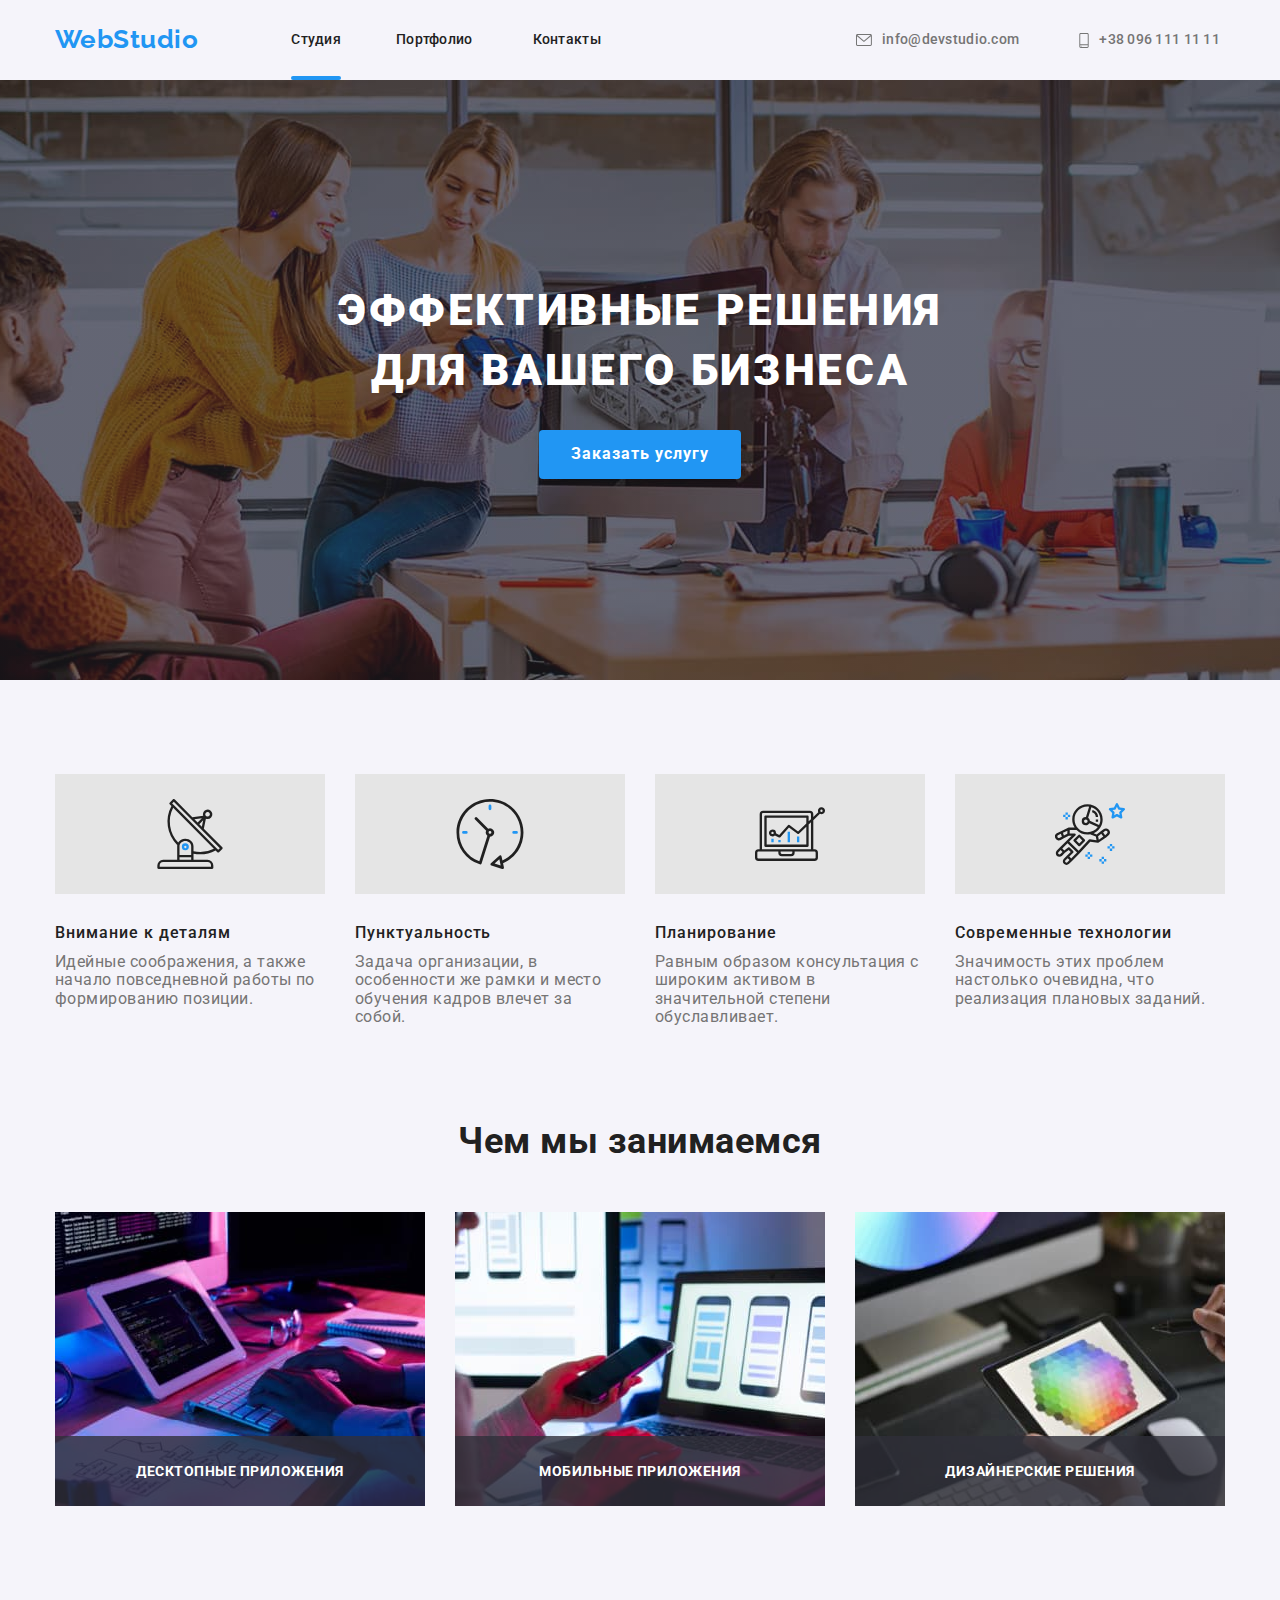
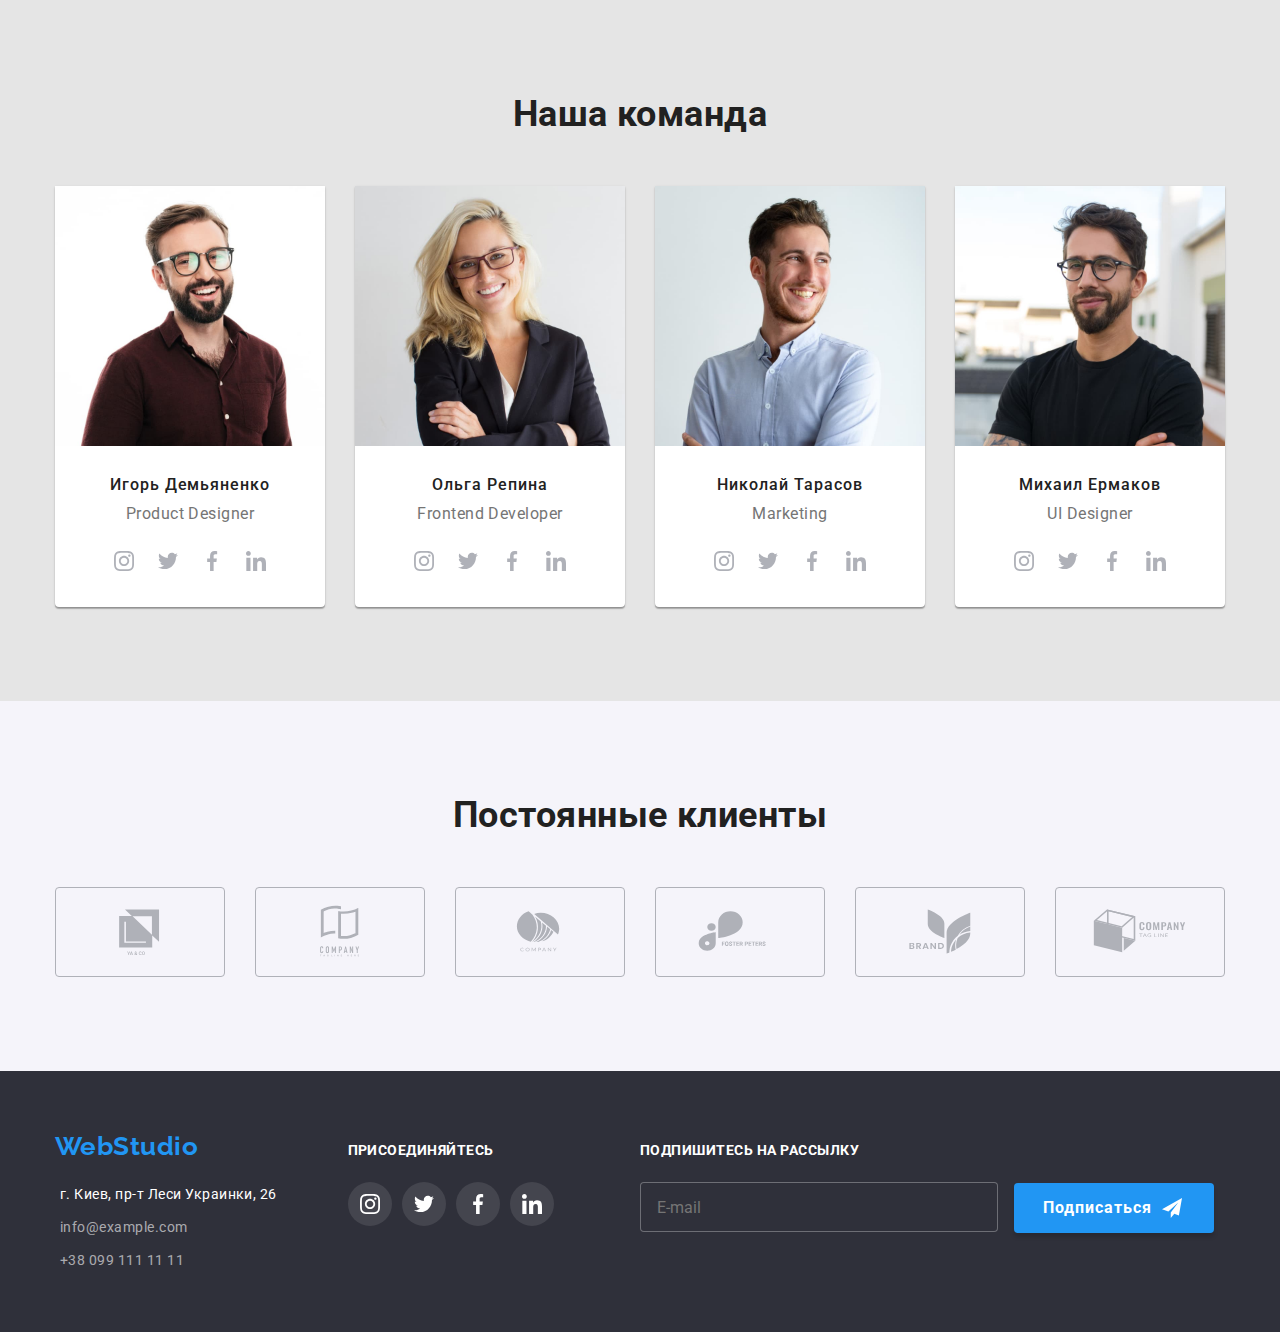
<file: index.html>
<!DOCTYPE html>
<html lang="ru">
  <head>
    <meta charset="utf-8" />
    <meta name="viewport" content="width=device-width, initial-scale=1.0" />
    <title>WebStudio</title>
    <link
      href="https://fonts.googleapis.com/css2?family=Raleway:wght@700&family=Roboto:wght@400;500;700;900&display=swap"
      rel="stylesheet"
    />
    <link
      rel="stylesheet"
      href="https://cdnjs.cloudflare.com/ajax/libs/modern-normalize/1.1.0/modern-normalize.min.css"
    />
    <link rel="stylesheet" href="./css/main.min.css" />
    <link rel="stylesheet" href="./js/modal.js" />
  </head>

  <body>
    <!-- шапка -->
    <header>
      <nav class="container">
        <a href="./index.html" aria-label="Лого" class="logo">WebStudio</a>
        <ul class="navigation">
          <li class="navigation__item">
            <a
              href="./index.html"
              aria-label="Страница Студия"
              class="navigation__link"
              >Студия</a
            >
          </li>
          <li class="navigation__item">
            <a href="./portfolio.html" aria-label="Страница Портфолио"
              >Портфолио</a
            >
          </li>
          <li class="navigation__item">
            <a href="#" aria-label="Страница Контакты">Контакты</a>
          </li>
        </ul>

        <ul class="contact">
          <li class="contact__item">
            <a
              class="contact__link"
              href="mailto:info@devstudio.com"
              aria-label="Ссылка на почту"
            >
              <svg class="mail" width="16px" height="12px">
                <use href="./images/symbol-defs.svg#icon-envelope"></use>
              </svg>
              info@devstudio.com
            </a>
          </li>
          <li class="contact__item">
            <a
              href="tel:+380961111111"
              aria-label="Ссылка на номер телефона"
              class="contact__link"
            >
              <svg class="mail" width="10px" height="15px">
                <use href="./images/symbol-defs.svg#icon-smartphone"></use>
              </svg>
              +38 096 111 11 11
            </a>
          </li>
        </ul>
      </nav>
    </header>

    <!-- герой -->
    <main>
      <section class="page-hero">
        <div class="overlay">
          <h1 class="hero__title">
            Эффективные решения <br />
            для вашего бизнеса
          </h1>
          <button
            type="button"
            aria-label="Заказать услугу"
            class="hero__button"
            data-modal-open
          >
            Заказать услугу
          </button>
        </div>

        <div class="backdrop is-hidden" data-modal>
          <div class="modal">
            <button type="button" class="modal__button" data-modal-close>
              <svg width="11px" height="11px">
                <use href="/images/symbol-defs.svg#icon-close"></use>
              </svg>
            </button>
            <form class="page-form">
              <h4 class="form__title">
                Оставьте свои данные, мы вам перезвоним
              </h4>
              <div class="form__field">
                <label for="user-name" class="form__label">Имя</label>
                <input
                  class="form__input"
                  type="text"
                  name="user-name"
                  id="user-name"
                />

                <svg class="form__icon" width="12px" height="12px">
                  <use href="/images/symbol-defs.svg#icon-human"></use>
                </svg>
              </div>
              <div class="form__field">
                <label for="telephone" class="form__label">Телефон</label>

                <input
                  class="form__input"
                  type="text"
                  name="telephone"
                  id="telephone"
                />
                <svg class="form__icon" width="12px" height="12px">
                  <use href="/images/symbol-defs.svg#icon-tel"></use>
                </svg>
              </div>
              <div class="form__field">
                <label for="email" class="form__label">Почта</label>
                <input
                  class="form__input"
                  type="text"
                  name="email"
                  id="email"
                />
                <svg class="form__icon" width="12px" height="12px">
                  <use href="/images/symbol-defs.svg#icon-pochta"></use>
                </svg>
              </div>
              <div class="form__field">
                <label class="form__label" for="comment">Коментарии</label>
                <textarea
                  class="form__comment"
                  name="comment"
                  id="comment"
                  placeholder="Введите текст"
                ></textarea>
              </div>

              <div class="page-checkbox">
                <label class="checkbox__label">
                  <input
                    class="checkbox"
                    type="checkbox"
                    name="topic"
                    value=""
                  />
                  <span class="checkbox__icon"></span>
                  Соглашаюсь с рассылкой и принимаю
                  <a href="#" class="checkbox__link">Условия договора</a></label
                >
              </div>

              <button type="submit" class="hero__button">Отправить</button>
            </form>
          </div>
        </div>
      </section>

      <!-- Преимущества -->
      <section class="page-benefits">
        <div class="container">
          <ul class="benefits">
            <li class="details__item">
              <h3 class="benefits__title">Внимание к деталям</h3>
              <p class="benefits__text">
                Идейные соображения, а также начало повседневной работы по
                формированию позиции.
              </p>
            </li>

            <li class="clock__item">
              <h3 class="benefits__title">Пунктуальность</h3>
              <p class="benefits__text">
                Задача организации, в особенности же рамки и место обучения
                кадров влечет за собой.
              </p>
            </li>

            <li class="diagram__item">
              <h3 class="benefits__title">Планирование</h3>
              <p class="benefits__text">
                Равным образом консультация с широким активом в значительной
                степени обуславливает.
              </p>
            </li>

            <li class="astronaut__item">
              <h3 class="benefits__title">Современные технологии</h3>
              <p class="benefits__text">
                Значимость этих проблем настолько очевидна, что реализация
                плановых заданий.
              </p>
            </li>
          </ul>
        </div>
      </section>

      <!-- чем мы занимаемся -->
      <section class="page-business">
        <div class="container">
          <h2 class="h2__title">Чем мы занимаемся</h2>
          <ul class="business">
            <li class="business__item">
              <div class="business__image">
                <img
                  class="item__image"
                  src="./images/person-for-laptop-in-pink-neon.jpg"
                  alt="человек, работающий за ноутбуком"
                  width="370"
                />
                <p class="business__label">Десктопные приложения</p>
              </div>
            </li>
            <li class="business__item">
              <div class="business__image">
                <img
                  class="item__image"
                  src="./images/person-for-laptop-with-phone-in-pink-neon.jpg"
                  alt="человек, который работает за ноутбуком с телефоном"
                  width="370"
                />
                <p class="business__label">Мобильные приложения</p>
              </div>
            </li>
            <li class="business__item">
              <div class="business__image">
                <img
                  class="item__image"
                  src="./images/person-by-tablet.jpg"
                  alt="человек, работающий за планшетом"
                  width="370"
                />
                <p class="business__label">Дизайнерские решения</p>
              </div>
            </li>
          </ul>
        </div>
      </section>

      <!-- наша команда -->
      <section class="page-team">
        <div class="container">
          <h2 class="h2__title">Наша команда</h2>
          <ul class="team">
            <li class="team__item">
              <div class="team__image">
                <img
                  class="item__image"
                  src="./images/m-w-glasses-and-w-a-beard.jpg"
                  alt="Игорь Демьяненко"
                  width="270"
                />
              </div>
              <h3 class="team__title">Игорь Демьяненко</h3>
              <p class="team__text">Product Designer</p>
              <ul class="team__info">
                <li>
                  <a
                    href="#"
                    aria-label="Ссылка на Instagram"
                    class="info__link"
                  >
                    <svg class="info__social" width="20px" height="20px">
                      <use href="./images/symbol-defs.svg#icon-instagram"></use>
                    </svg>
                  </a>
                </li>
                <li>
                  <a href="#" aria-label="Ссылка на Twitter" class="info__link">
                    <svg class="info__social" width="20px" height="20px">
                      <use href="./images/symbol-defs.svg#icon-twitter"></use>
                    </svg>
                  </a>
                </li>
                <li>
                  <a
                    href="#"
                    aria-label="Ссылка на Facebook"
                    class="info__link"
                  >
                    <svg class="info__social" width="20px" height="20px">
                      <use href="./images/symbol-defs.svg#icon-facebook"></use>
                    </svg>
                  </a>
                </li>
                <li>
                  <a
                    href="#"
                    aria-label="Ссылка на LinkedIN"
                    class="info__link"
                  >
                    <svg class="info__social" width="20px" height="20px">
                      <use href="./images/symbol-defs.svg#icon-linkedin"></use>
                    </svg>
                  </a>
                </li>
              </ul>
            </li>

            <li class="team__item">
              <div class="team__image">
                <img
                  class="item__image"
                  src="./images/w-in-glasses.jpg"
                  alt="Ольга Репина"
                  width="270"
                />
              </div>
              <h3 class="team__title">Ольга Репина</h3>
              <p class="team__text">Frontend Developer</p>
              <ul class="team__info">
                <li>
                  <a
                    href="#"
                    aria-label="Ссылка на Instagram"
                    class="info__link"
                  >
                    <svg class="info__social" width="20px" height="20px">
                      <use href="./images/symbol-defs.svg#icon-instagram"></use>
                    </svg>
                  </a>
                </li>
                <li>
                  <a href="#" aria-label="Ссылка на Twitter" class="info__link">
                    <svg class="info__social" width="20px" height="20px">
                      <use href="./images/symbol-defs.svg#icon-twitter"></use>
                    </svg>
                  </a>
                </li>
                <li>
                  <a
                    href="#"
                    aria-label="Ссылка на Facebook"
                    class="info__link"
                  >
                    <svg class="info__social" width="20px" height="20px">
                      <use href="./images/symbol-defs.svg#icon-facebook"></use>
                    </svg>
                  </a>
                </li>
                <li>
                  <a
                    href="#"
                    aria-label="Ссылка на LinkedIN"
                    class="info__link"
                  >
                    <svg class="info__social" width="20px" height="20px">
                      <use href="./images/symbol-defs.svg#icon-linkedin"></use>
                    </svg>
                  </a>
                </li>
              </ul>
            </li>

            <li class="team__item">
              <div class="team__image">
                <img
                  class="item__image"
                  src="./images/m-with-beard.jpg"
                  alt="Николай Тарасов"
                  width="270"
                />
              </div>
              <h3 class="team__title">Николай Тарасов</h3>
              <p class="team__text">Marketing</p>
              <ul class="team__info">
                <li>
                  <a
                    href="#"
                    aria-label="Ссылка на Instagram"
                    class="info__link"
                  >
                    <svg class="info__social" width="20px" height="20px">
                      <use href="./images/symbol-defs.svg#icon-instagram"></use>
                    </svg>
                  </a>
                </li>
                <li>
                  <a href="#" aria-label="Ссылка на Twitter" class="info__link">
                    <svg class="info__social" width="20px" height="20px">
                      <use href="./images/symbol-defs.svg#icon-twitter"></use>
                    </svg>
                  </a>
                </li>
                <li>
                  <a
                    href="#"
                    aria-label="Ссылка на Facebook"
                    class="info__link"
                  >
                    <svg class="info__social" width="20px" height="20px">
                      <use href="./images/symbol-defs.svg#icon-facebook"></use>
                    </svg>
                  </a>
                </li>
                <li>
                  <a
                    href="#"
                    aria-label="Ссылка на LinkedIN"
                    class="info__link"
                  >
                    <svg class="info__social" width="20px" height="20px">
                      <use href="./images/symbol-defs.svg#icon-linkedin"></use>
                    </svg>
                  </a>
                </li>
              </ul>
            </li>

            <li class="team__item">
              <div class="team__image">
                <img
                  class="item__image"
                  src="./images/m-in-black-t-shirt.jpg"
                  alt="Михаил Ермаков"
                  width="270"
                />
              </div>
              <h3 class="team__title">Михаил Ермаков</h3>
              <p class="team__text">UI Designer</p>
              <ul class="team__info">
                <li>
                  <a
                    href="#"
                    aria-label="Ссылка на Instagram"
                    class="info__link"
                  >
                    <svg class="info__social" width="20px" height="20px">
                      <use href="./images/symbol-defs.svg#icon-instagram"></use>
                    </svg>
                  </a>
                </li>
                <li>
                  <a href="#" aria-label="Ссылка на Twitter" class="info__link">
                    <svg class="info__social" width="20px" height="20px">
                      <use href="./images/symbol-defs.svg#icon-twitter"></use>
                    </svg>
                  </a>
                </li>
                <li>
                  <a
                    href="#"
                    aria-label="Ссылка на Facebook"
                    class="info__link"
                  >
                    <svg class="info__social" width="20px" height="20px">
                      <use href="./images/symbol-defs.svg#icon-facebook"></use>
                    </svg>
                  </a>
                </li>
                <li>
                  <a
                    href="#"
                    aria-label="Ссылка на LinkedIN"
                    class="info__link"
                  >
                    <svg class="info__social" width="20px" height="20px">
                      <use href="./images/symbol-defs.svg#icon-linkedin"></use>
                    </svg>
                  </a>
                </li>
              </ul>
            </li>
          </ul>
        </div>
      </section>

      <!-- Постоянные клиенты -->
      <section class="page-customers">
        <div class="container">
          <h2 class="h2__title">Постоянные клиенты</h2>
          <ul class="customers">
            <li class="customers__item">
              <a
                href="#"
                aria-label="Ссылка в виде логотипа кампании"
                class="customers__link"
              >
                <svg class="customers__image">
                  <use href="./images/symbol-defs.svg#icon-Logo"></use>
                </svg>
              </a>
            </li>
            <li class="customers__item">
              <a
                href="#"
                aria-label="Ссылка в виде логотипа кампании"
                class="customers__link"
              >
                <svg class="customers__image">
                  <use href="./images/symbol-defs.svg#icon-Logo1"></use>
                </svg>
              </a>
            </li>
            <li class="customers__item">
              <a
                href="#"
                aria-label="Ссылка в виде логотипа кампании"
                class="customers__link"
              >
                <svg class="customers__image">
                  <use href="./images/symbol-defs.svg#icon-Logo2"></use>
                </svg>
              </a>
            </li>
            <li class="customers__item">
              <a
                href="#"
                aria-label="Ссылка в виде логотипа кампании"
                class="customers__link"
              >
                <svg class="customers__image">
                  <use href="./images/symbol-defs.svg#icon-Logo3"></use>
                </svg>
              </a>
            </li>
            <li class="customers__item">
              <a
                href="#"
                aria-label="Ссылка в виде логотипа кампании"
                class="customers__link"
              >
                <svg class="customers__image">
                  <use href="./images/symbol-defs.svg#icon-Logo4"></use>
                </svg>
              </a>
            </li>
            <li class="customers__item">
              <a
                href="#"
                aria-label="Ссылка в виде логотипа кампании"
                class="customers__link"
              >
                <svg class="customers__image">
                  <use href="./images/symbol-defs.svg#icon-Logo5"></use>
                </svg>
              </a>
            </li>
          </ul>
        </div>
      </section>
    </main>

    <!-- подвал -->
    <footer class="page-footer">
      <div class="footer__container">
        <div class="footer__title">
          <div class="title__logo">
            <a href="./index.html" aria-label="Лого" class="footer__logo"
              >WebStudio</a
            >
          </div>
          <div class="title__join">
            <b class="join">Присоединяйтесь</b>
          </div>
          <div class="title__subscribe">
            <b class="join">Подпишитесь на рассылку</b>
          </div>
        </div>
        <div class="footer__info">
          <div class="footer__navigation">
            <ul class="footer__list">
              <li class="footer__address">
                <a href="#" class="footer__address" target="_blank"
                  >г. Киев, пр-т Леси Украинки, 26</a
                >
              </li>
              <li class="address__title">
                <a
                  href="mailto:info@devstudio.com"
                  aria-label="Ссылка на почту"
                  class="address__title"
                  target="_blank"
                  >info@example.com</a
                >
              </li>
              <li class="address__title">
                <a
                  href="tel:+380961111111"
                  aria-label="Ссылка на номер телефона"
                  class="address__title"
                  target="_blank"
                  >+38 099 111 11 11</a
                >
              </li>
            </ul>
          </div>
          <div class="join__block">
            <ul class="join__add">
              <li class="join__item">
                <a href="#" aria-label="Ссылка на Instagram" class="join__link">
                  <svg class="join__social" width="20px" height="20px">
                    <use href="./images/symbol-defs.svg#icon-instagram"></use>
                  </svg>
                </a>
              </li>
              <li class="join__item">
                <a href="#" aria-label="Ссылка на Twitter" class="join__link">
                  <svg class="join__social" width="20px" height="20px">
                    <use href="./images/symbol-defs.svg#icon-twitter"></use>
                  </svg>
                </a>
              </li>
              <li class="join__item">
                <a href="#" aria-label="Ссылка на Facebook" class="join__link">
                  <svg class="join__social" width="20px" height="20px">
                    <use href="./images/symbol-defs.svg#icon-facebook"></use>
                  </svg>
                </a>
              </li>
              <li class="join__item">
                <a href="#" aria-label="Ссылка на LinkedIN" class="join__link">
                  <svg class="join__social" width="20px" height="20px">
                    <use href="./images/symbol-defs.svg#icon-linkedin"></use>
                  </svg>
                </a>
              </li>
            </ul>
          </div>
          <div class="form__container">
            <form action="" class="form__footer">
              <input
                class="footer__email"
                type="text"
                name="email"
                placeholder="E-mail"
              />
              <button class="footer__button" type="submit">Подписаться</button>
            </form>
          </div>
        </div>
      </div>
    </footer>
    <script src="./js/modal.js"></script>
    <script src="./js/form.js"></script>
  </body>
</html>
</file>
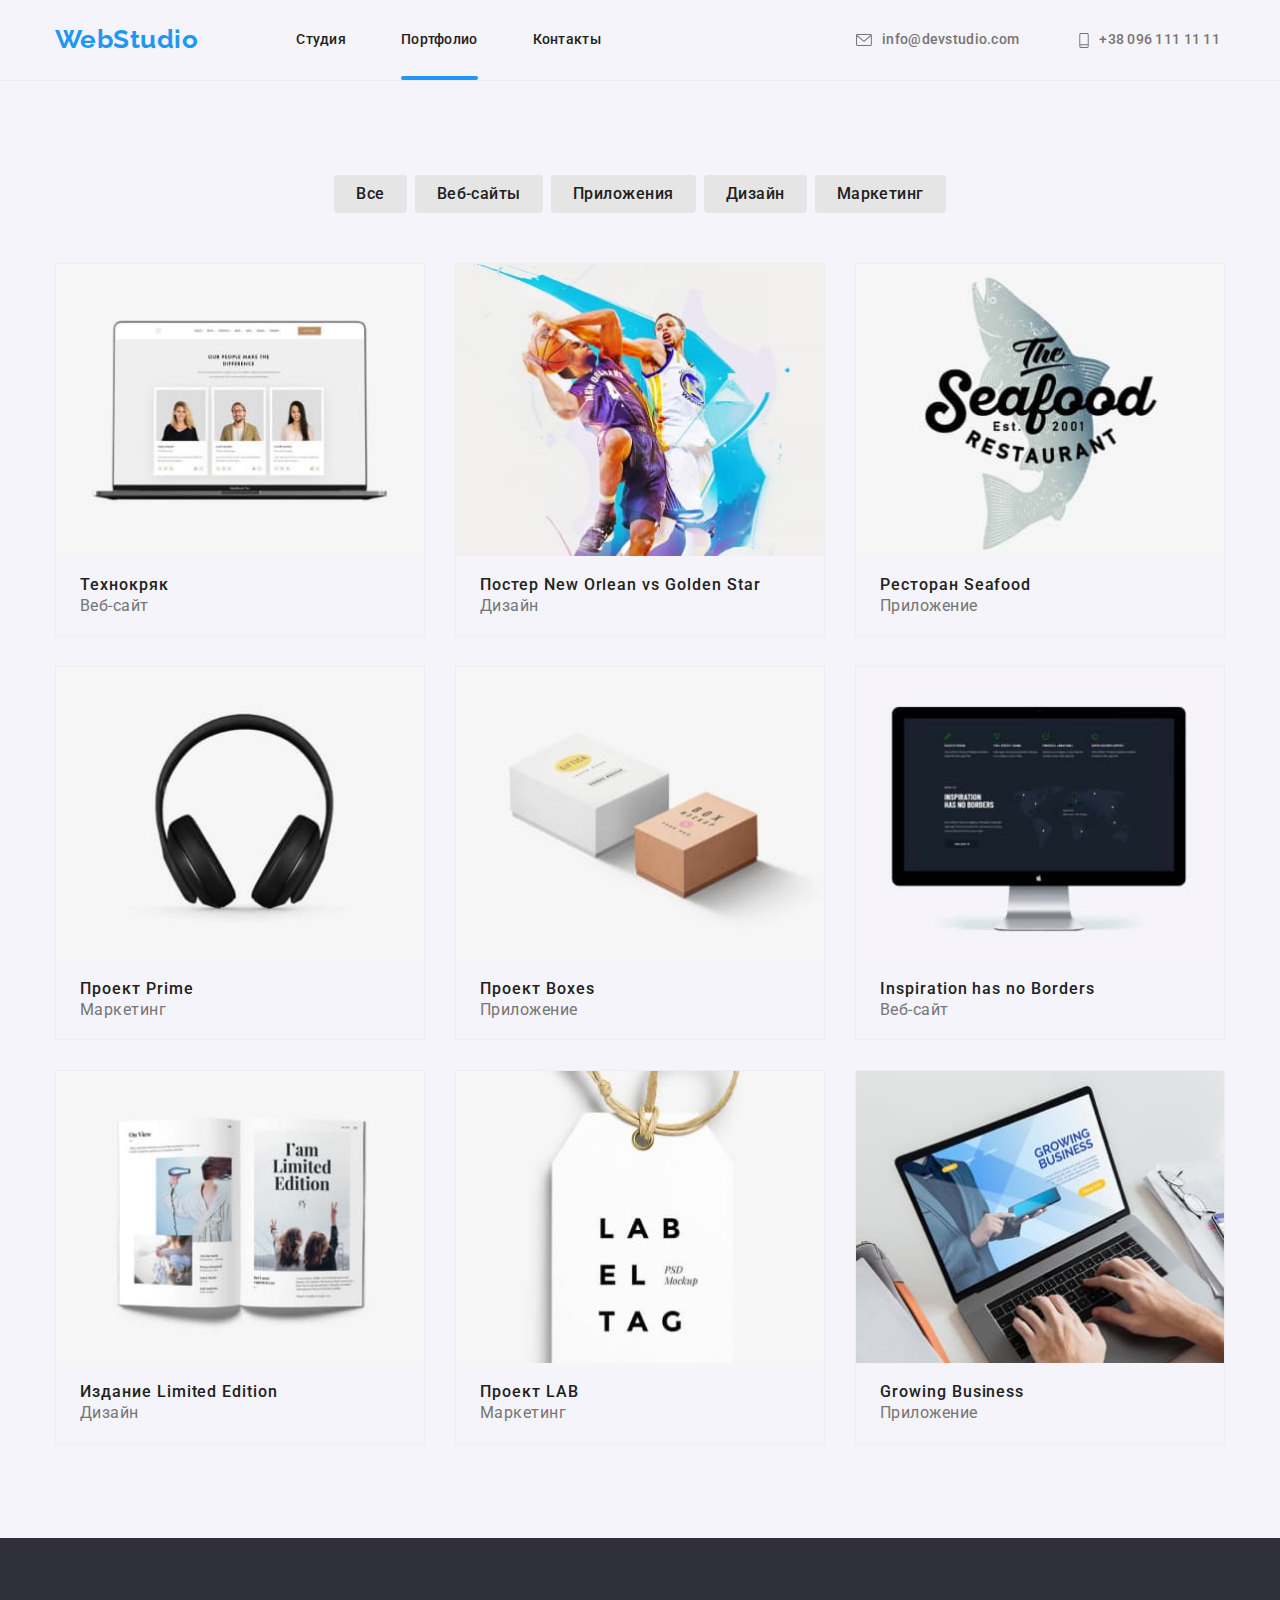
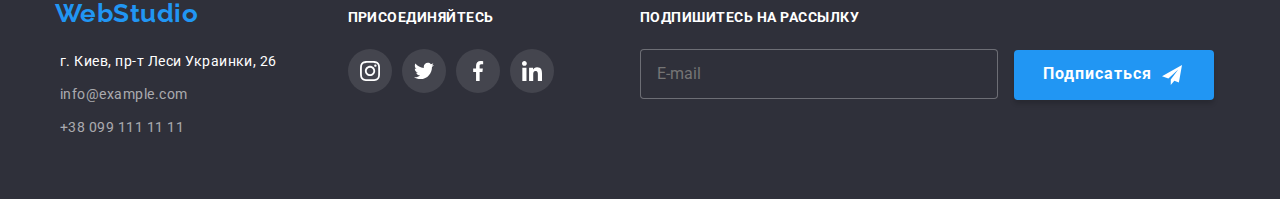
<file: portfolio.html>
<!DOCTYPE html>
<html lang="ru">
  <head>
    <meta charset="utf-8" />
    <meta name="viewport" content="width=device-width, initial-scale=1.0" />
    <title>WebStudio</title>
    <link
      href="https://fonts.googleapis.com/css2?family=Raleway:wght@700&family=Roboto:wght@400;500;700;900&display=swap"
      rel="stylesheet"
    />
    <link
      rel="stylesheet"
      href="https://cdnjs.cloudflare.com/ajax/libs/modern-normalize/1.1.0/modern-normalize.min.css"
    />
    <link rel="stylesheet" href="./css/main.min.css" />
  </head>

  <body class="body">
    <!-- шапка сайта -->
    <header class="portfolio header">
      <nav class="container">
        <a href="./index.html" aria-label="Лого" class="logo">WebStudio</a>
        <ul class="navigation">
          <li class="navigation__item">
            <a href="./index.html" aria-label="Страница Студия">Студия</a>
          </li>
          <li class="navigation__item">
            <a
              class="navigation__link"
              href="./portfolio.html"
              aria-label="Страница Портфолио"
              >Портфолио</a
            >
          </li>
          <li class="navigation__item">
            <a href="#" aria-label="Страница Контакты">Контакты</a>
          </li>
        </ul>

        <ul class="contact">
          <li class="contact__item">
            <a
              href="mailto:info@devstudio.com"
              aria-label="Ссылка на почту"
              class="contact__link"
            >
              <svg class="mail" width="16px" height="12px">
                <use href="./images/symbol-defs.svg#icon-envelope"></use>
              </svg>
              info@devstudio.com
            </a>
          </li>
          <li class="contact__item">
            <a
              href="tel:+380961111111"
              aria-label="Ссылка на номер телефона"
              class="contact__link"
            >
              <svg class="mail" width="10px" height="15px">
                <use href="./images/symbol-defs.svg#icon-smartphone"></use>
              </svg>
              +38 096 111 11 11
            </a>
          </li>
        </ul>
      </nav>
    </header>

    <!-- герой -->
    <main>
      <!-- секция 1 -->
      <section class="page-examples">
        <div class="container">
          <ul class="examples__navigation">
            <li class="examples__item">
              <button type="button" class="examples__button">Все</button>
            </li>
            <li class="examples__item">
              <button type="button" class="examples__button">Веб-сайты</button>
            </li>
            <li class="examples__item">
              <button type="button" class="examples__button">Приложения</button>
            </li>
            <li class="examples__item">
              <button type="button" class="examples__button">Дизайн</button>
            </li>
            <li class="examples__item">
              <button type="button" class="examples__button">Маркетинг</button>
            </li>
          </ul>

          <ul class="cards">
            <li class="cards__item">
              <div class="business__image">
                <img
                  class="item__image"
                  src="./images/notebook.jpg"
                  alt="ноутбук"
                  width="370"
                />
                <div class="cards__replacement">
                  <p>
                    Ресурс предлагает комплексные предложения с разным уровнем
                    функционала и сервисов. Все это позволит посетителю получить
                    исчерпывающие сведения о компании или частном лице.
                  </p>
                </div>
              </div>

              <h3 class="cards__title">Технокряк</h3>
              <p class="cards__text">Веб-сайт</p>
            </li>
            <li class="cards__item">
              <div class="business__image">
                <img
                  class="item__image"
                  src="./images/poster.jpg"
                  alt="постер с баскетболистами"
                  width="370"
                />
                <div class="cards__replacement">
                  <p>
                    Ресурс предлагает комплексные предложения с разным уровнем
                    функционала и сервисов. Все это позволит посетителю получить
                    исчерпывающие сведения о компании или частном лице.
                  </p>
                </div>
              </div>
              <h3 class="cards__title">Постер New Orlean vs Golden Star</h3>
              <p class="cards__text">Дизайн</p>
            </li>
            <li class="cards__item">
              <div class="business__image">
                <img
                  class="item__image"
                  src="./images/poster-seafood.jpg"
                  alt="постер ресторана морской еды"
                  width="370"
                />
                <div class="cards__replacement">
                  <p>
                    Ресурс предлагает комплексные предложения с разным уровнем
                    функционала и сервисов. Все это позволит посетителю получить
                    исчерпывающие сведения о компании или частном лице.
                  </p>
                </div>
              </div>
              <h3 class="cards__title">Ресторан Seafood</h3>
              <p class="cards__text">Приложение</p>
            </li>
            <li class="cards__item">
              <div class="business__image">
                <img
                  class="item__image"
                  src="./images/headphones.jpg"
                  alt="наушники"
                  width="370"
                />
                <div class="cards__replacement">
                  <p>
                    Ресурс предлагает комплексные предложения с разным уровнем
                    функционала и сервисов. Все это позволит посетителю получить
                    исчерпывающие сведения о компании или частном лице.
                  </p>
                </div>
              </div>
              <h3 class="cards__title">Проект Prime</h3>
              <p class="cards__text">Маркетинг</p>
            </li>
            <li class="cards__item">
              <div class="business__image">
                <img
                  class="item__image"
                  src="./images/carton-boxes.jpg"
                  alt="две картонных коробки"
                  width="370"
                />
                <div class="cards__replacement">
                  <p>
                    Ресурс предлагает комплексные предложения с разным уровнем
                    функционала и сервисов. Все это позволит посетителю получить
                    исчерпывающие сведения о компании или частном лице.
                  </p>
                </div>
              </div>
              <h3 class="cards__title">Проект Boxes</h3>
              <p class="cards__text">Приложение</p>
            </li>
            <li class="cards__item">
              <div class="business__image">
                <img
                  class="item__image"
                  src="./images/monitor.jpg"
                  alt="монитор компьютера"
                  width="370"
                />
                <div class="cards__replacement">
                  <p>
                    Ресурс предлагает комплексные предложения с разным уровнем
                    функционала и сервисов. Все это позволит посетителю получить
                    исчерпывающие сведения о компании или частном лице.
                  </p>
                </div>
              </div>
              <h3 class="cards__title">Inspiration has no Borders</h3>
              <p class="cards__text">Веб-сайт</p>
            </li>
            <li class="cards__item">
              <div class="business__image">
                <img
                  class="item__image"
                  src="./images/book.jpg"
                  alt="открытая книга"
                  width="370"
                />
                <div class="cards__replacement">
                  <p>
                    Ресурс предлагает комплексные предложения с разным уровнем
                    функционала и сервисов. Все это позволит посетителю получить
                    исчерпывающие сведения о компании или частном лице.
                  </p>
                </div>
              </div>
              <h3 class="cards__title">Издание Limited Edition</h3>
              <p class="cards__text">Дизайн</p>
            </li>
            <li class="cards__item">
              <div class="business__image">
                <img
                  class="item__image"
                  src="./images/tag-LAB.jpg"
                  alt="бирка с надпьсью ЛАБ"
                  width="370"
                />
                <div class="cards__replacement">
                  <p>
                    Ресурс предлагает комплексные предложения с разным уровнем
                    функционала и сервисов. Все это позволит посетителю получить
                    исчерпывающие сведения о компании или частном лице.
                  </p>
                </div>
              </div>
              <h3 class="cards__title">Проект LAB</h3>
              <p class="cards__text">Маркетинг</p>
            </li>
            <li class="cards__item">
              <div class="business__image">
                <img
                  class="item__image"
                  src="./images/person-by-laptop.jpg"
                  alt="человек, работающий за ноутбуком"
                  width="370"
                />
                <div class="cards__replacement">
                  <p>
                    Ресурс предлагает комплексные предложения с разным уровнем
                    функционала и сервисов. Все это позволит посетителю получить
                    исчерпывающие сведения о компании или частном лице.
                  </p>
                </div>
              </div>
              <h3 class="cards__title">Growing Business</h3>
              <p class="cards__text">Приложение</p>
            </li>
          </ul>
        </div>
      </section>
    </main>

    <!-- подвал сайта -->
    <footer class="page-footer">
      <div class="footer__container">
        <div class="footer__title">
          <div class="title__logo">
            <a href="./index.html" aria-label="Лого" class="footer__logo"
              >WebStudio</a
            >
          </div>
          <div class="title__join">
            <b class="join">Присоединяйтесь</b>
          </div>
          <div class="title__subscribe">
            <b class="join">Подпишитесь на рассылку</b>
          </div>
        </div>
        <div class="footer__info">
          <div class="footer__navigation">
            <ul class="footer__list">
              <li class="footer__address">
                <a href="#" class="footer__address" target="_blank"
                  >г. Киев, пр-т Леси Украинки, 26</a
                >
              </li>
              <li class="address__title">
                <a
                  href="mailto:info@devstudio.com"
                  aria-label="Ссылка на почту"
                  class="address__title"
                  target="_blank"
                  >info@example.com</a
                >
              </li>
              <li class="address__title">
                <a
                  href="tel:+380961111111"
                  aria-label="Ссылка на номер телефона"
                  class="address__title"
                  target="_blank"
                  >+38 099 111 11 11</a
                >
              </li>
            </ul>
          </div>
          <div class="join__block">
            <ul class="join__add">
              <li class="join__item">
                <a href="#" aria-label="Ссылка на Instagram" class="join__link">
                  <svg class="join__social" width="20px" height="20px">
                    <use href="./images/symbol-defs.svg#icon-instagram"></use>
                  </svg>
                </a>
              </li>
              <li class="join__item">
                <a href="#" aria-label="Ссылка на Twitter" class="join__link">
                  <svg class="join__social" width="20px" height="20px">
                    <use href="./images/symbol-defs.svg#icon-twitter"></use>
                  </svg>
                </a>
              </li>
              <li class="join__item">
                <a href="#" aria-label="Ссылка на Facebook" class="join__link">
                  <svg class="join__social" width="20px" height="20px">
                    <use href="./images/symbol-defs.svg#icon-facebook"></use>
                  </svg>
                </a>
              </li>
              <li class="join__item">
                <a href="#" aria-label="Ссылка на LinkedIN" class="join__link">
                  <svg class="join__social" width="20px" height="20px">
                    <use href="./images/symbol-defs.svg#icon-linkedin"></use>
                  </svg>
                </a>
              </li>
            </ul>
          </div>
          <div class="form__container">
            <form action="" class="form__footer">
              <input
                class="footer__email"
                type="text"
                name="email"
                placeholder="E-mail"
              />
              <button class="footer__button" type="submit">Подписаться</button>
            </form>
          </div>
        </div>
      </div>
    </footer>
  </body>
</html>
</file>
<file: css/main.min.css>
.join__add,.cards,.customers,.team__info,.team,.business,.benefits,.contact,.navigation{padding:0;margin:0;list-style:none}body{background-color:#f5f4fa;color:#757575;font-family:Roboto,sans-serif;letter-spacing:.03em}h1,h2,h3,h4,h5,h6,ul{margin-top:0;margin-bottom:0;padding-left:0}a{padding:5px;text-decoration:none}textarea{resize:none}.logo{padding:0;padding-top:24px;padding-bottom:25px;color:#2196f3;font-family:Raleway;font-weight:bold;font-size:26px;line-height:1.2}.logo:focus{color:#2196f3}.container,.footer__container{padding-left:15px;padding-right:15px;margin:auto;width:1200px}.footer__container{display:-webkit-box;display:-ms-flexbox;display:flex;-webkit-box-orient:vertical;-webkit-box-direction:normal;-ms-flex-direction:column;flex-direction:column;padding-top:60px;padding-bottom:60px}.button,.hero__button,.footer__button{border-radius:4px;padding:10px 32px;color:#757575;background-color:#f5f4fa;cursor:pointer}nav{display:-webkit-box;display:-ms-flexbox;display:flex}.navigation{display:-webkit-box;display:-ms-flexbox;display:flex;-webkit-box-pack:none;-ms-flex-pack:none;justify-content:none;-webkit-box-align:none;-ms-flex-align:none;align-items:none;margin-left:93px}.navigation__item:nth-child(n+2){margin-left:50px}.navigation a{position:relative;display:block;padding-bottom:32px;padding-top:32px;color:#212121;font-weight:500;font-size:14px;line-height:1.14;letter-spacing:.02em;-webkit-transition-property:color;transition-property:color;-webkit-transition-duration:250ms;transition-duration:250ms;-webkit-transition-timing-function:cubic-bezier(0.4, 0, 0.2, 1);transition-timing-function:cubic-bezier(0.4, 0, 0.2, 1)}.navigation a:hover,.navigation a:focus{color:#2196f3}.navigation__link{position:relative;display:block;padding-right:0;padding-left:0;color:#2196f3}.navigation__link::after{content:"";position:absolute;left:0;bottom:0;display:block;width:100%;height:4px;background-color:#2196f3;border-radius:2px;-webkit-transition:opasity 250ms cubic-bezier(0.4, 0, 0.2, 1);transition:opasity 250ms cubic-bezier(0.4, 0, 0.2, 1)}.contact{display:-webkit-box;display:-ms-flexbox;display:flex;-webkit-box-pack:none;-ms-flex-pack:none;justify-content:none;-webkit-box-align:center;-ms-flex-align:center;align-items:center;margin-left:auto}.contact__item:nth-child(n+2){margin-left:50px}.contact__link{display:-webkit-box;display:-ms-flexbox;display:flex;-webkit-box-pack:none;-ms-flex-pack:none;justify-content:none;-webkit-box-align:none;-ms-flex-align:none;align-items:none;padding-top:32px;padding-bottom:32px;-webkit-box-align:center;-ms-flex-align:center;align-items:center;font-weight:500;font-size:14px;line-height:1.14;letter-spacing:.02em;color:#757575;-webkit-transition-property:color;transition-property:color;-webkit-transition-duration:250ms;transition-duration:250ms;-webkit-transition-timing-function:cubic-bezier(0.4, 0, 0.2, 1);transition-timing-function:cubic-bezier(0.4, 0, 0.2, 1)}.contact__link:hover,.contact__link:focus{color:#2196f3}.contact__link:hover .mail,.contact__link:focus .mail{fill:#2196f3}.mail{margin-right:10px;fill:#757575;-webkit-transition-property:fill;transition-property:fill;-webkit-transition-duration:250ms;transition-duration:250ms;-webkit-transition-timing-function:cubic-bezier(0.4, 0, 0.2, 1);transition-timing-function:cubic-bezier(0.4, 0, 0.2, 1)}.portfolio.header{border-bottom:1px solid #ececec}.page-hero{text-align:center}.overlay{max-width:1600px;height:600px;padding-top:200px;margin-left:auto;margin-right:auto;background-image:-webkit-gradient(linear, left top, right top, from(rgba(47, 48, 58, 0.4)), to(rgba(47, 48, 58, 0.4))),url("../images/new_photo.jpg");background-image:linear-gradient(to right, rgba(47, 48, 58, 0.4), rgba(47, 48, 58, 0.4)),url("../images/new_photo.jpg");background-repeat:no-repeat;background-position:center;background-size:cover}.hero__title{padding-bottom:30px;padding-top:0;color:#fff;font-weight:900;font-size:44px;line-height:60px;letter-spacing:.06em;text-transform:uppercase}.backdrop{position:fixed;top:0;left:0;width:100%;height:100%;background-color:rgba(0,0,0,.2);z-index:1}.backdrop.is-hidden{visibility:inherit;opacity:0;pointer-events:none}.modal{position:absolute;max-width:528px;max-height:581px;background-color:#fff;-webkit-transform:translate(-50%, -50%);transform:translate(-50%, -50%);top:50%;left:50%;-webkit-box-shadow:0px 1px 3px rgba(0,0,0,.12),0px 1px 1px rgba(0,0,0,.14),0px 2px 1px rgba(0,0,0,.2);box-shadow:0px 1px 3px rgba(0,0,0,.12),0px 1px 1px rgba(0,0,0,.14),0px 2px 1px rgba(0,0,0,.2);border-radius:4px}.modal__button{position:absolute;-webkit-box-sizing:border-box;box-sizing:border-box;width:30px;height:30px;left:490px;top:8px;right:8px;background-color:#fff;fill:#000;background-repeat:no-repeat;border:1px solid rgba(0,0,0,.1);border-radius:50%;cursor:pointer;-webkit-transition-property:fill;transition-property:fill;-webkit-transition-duration:250ms;transition-duration:250ms;-webkit-transition-timing-function:cubic-bezier(0.4, 0, 0.2, 1);transition-timing-function:cubic-bezier(0.4, 0, 0.2, 1)}.modal__button:hover,.modal__button:focus{fill:#2196f3}.page-form{width:528px;margin-left:auto;margin-right:auto;padding-top:40px;padding-bottom:40px;padding-left:40px;padding-right:40px}.form__title{margin-bottom:12px;font-style:normal;font-weight:700;font-size:20px;line-height:23px;text-align:left;color:#212121}.form__field{position:relative;display:-webkit-box;display:-ms-flexbox;display:flex;-webkit-box-pack:none;-ms-flex-pack:none;justify-content:none;-webkit-box-align:normal;-ms-flex-align:normal;align-items:normal;-webkit-box-orient:vertical;-webkit-box-direction:normal;-ms-flex-direction:column;flex-direction:column;margin-bottom:10px}.form__field:focus-within>.form__icon{fill:#2196f3}.form__label{margin-bottom:4px;font-size:12px;font-weight:400;line-height:14px;letter-spacing:.01em;text-align:left}.form__input{padding-top:12px;padding-left:42px;padding-bottom:12px;padding-right:16px;font-style:normal;font-weight:400;font-size:12px;line-height:14px;letter-spacing:.01em;border:1px solid rgba(33,33,33,.2);border-radius:4px;-webkit-transition-property:border;transition-property:border;-webkit-transition-duration:250ms;transition-duration:250ms;-webkit-transition-timing-function:cubic-bezier(0.4, 0, 0.2, 1);transition-timing-function:cubic-bezier(0.4, 0, 0.2, 1)}.form__input:hover{border-color:#2196f3}.form__input:hover~svg{fill:#2196f3}.form__input:focus{outline:1px solid #2196f3}.form__icon{position:absolute;display:inline;top:50%;left:0;-webkit-transform:translate(100%, 20%);transform:translate(100%, 20%);fill:#212121;-webkit-transition-property:fill;transition-property:fill;-webkit-transition-duration:250ms;transition-duration:250ms;-webkit-transition-timing-function:cubic-bezier(0.4, 0, 0.2, 1);transition-timing-function:cubic-bezier(0.4, 0, 0.2, 1)}.form__comment{min-height:120px;padding-top:12px;padding-left:16px;padding-bottom:12px;padding-right:16px;font-style:normal;font-weight:400;font-size:12px;line-height:14px;letter-spacing:.01em;border:1px solid rgba(33,33,33,.2);border-radius:4px;-webkit-transition-property:border;transition-property:border;-webkit-transition-duration:250ms;transition-duration:250ms;-webkit-transition-timing-function:cubic-bezier(0.4, 0, 0.2, 1);transition-timing-function:cubic-bezier(0.4, 0, 0.2, 1)}.form__comment:hover{border:1px solid #2196f3}.form__comment:focus{outline:1px solid #2196f3}.form__comment::-webkit-input-placeholder{font-style:normal;font-weight:400;font-size:12px;line-height:14px;letter-spacing:.01em;color:rgba(117,117,117,.5)}.form__comment::-moz-placeholder{font-style:normal;font-weight:400;font-size:12px;line-height:14px;letter-spacing:.01em;color:rgba(117,117,117,.5)}.form__comment:-ms-input-placeholder{font-style:normal;font-weight:400;font-size:12px;line-height:14px;letter-spacing:.01em;color:rgba(117,117,117,.5)}.form__comment::-ms-input-placeholder{font-style:normal;font-weight:400;font-size:12px;line-height:14px;letter-spacing:.01em;color:rgba(117,117,117,.5)}.form__comment::placeholder{font-style:normal;font-weight:400;font-size:12px;line-height:14px;letter-spacing:.01em;color:rgba(117,117,117,.5)}.page-checkbox{margin-top:20px;margin-bottom:30px;font-style:normal;font-weight:400;font-size:14px;line-height:24px}.checkbox{-webkit-appearance:none;-moz-appearance:none;appearance:none;position:absolute}.checkbox:checked~.checkbox__icon{background-color:#2196f3;border-color:#2196f3;background-origin:border-box;background-image:url("../images/checkbox.svg");background-size:contain}.checkbox__label{display:-webkit-box;display:-ms-flexbox;display:flex;-webkit-box-pack:center;-ms-flex-pack:center;justify-content:center;-webkit-box-align:center;-ms-flex-align:center;align-items:center;color:#212121}.checkbox__icon{display:inline-block;width:16px;height:15px;background-color:#fff;border:2px solid #212121;border-radius:2px;margin-right:8px;cursor:pointer;-webkit-transition-property:background-color border-color;transition-property:background-color border-color;-webkit-transition-duration:250ms;transition-duration:250ms;-webkit-transition-timing-function:cubic-bezier(0.4, 0, 0.2, 1);transition-timing-function:cubic-bezier(0.4, 0, 0.2, 1)}.checkbox__icon:hover{border-color:#2196f3}.checkbox__icon:focus{outline:#2196f3}.checkbox__link{color:#2196f3;text-decoration:underline;-webkit-transition-property:-webkit-transform;transition-property:-webkit-transform;transition-property:transform;transition-property:transform, -webkit-transform;-webkit-transition-duration:250ms;transition-duration:250ms;-webkit-transition-timing-function:cubic-bezier(0.4, 0, 0.2, 1);transition-timing-function:cubic-bezier(0.4, 0, 0.2, 1)}.checkbox__link:hover,.checkbox__link:focus{-webkit-transform:scale(1.05);transform:scale(1.05)}.hero__button,.footer__button{color:#fff;background-color:#2196f3;-webkit-box-shadow:0px 4px 4px rgba(0,0,0,.15);box-shadow:0px 4px 4px rgba(0,0,0,.15);border:0px;font-weight:bold;line-height:1.8;letter-spacing:.06em;-webkit-transition-property:background-color;transition-property:background-color;-webkit-transition-duration:250ms;transition-duration:250ms;-webkit-transition-timing-function:cubic-bezier(0.4, 0, 0.2, 1);transition-timing-function:cubic-bezier(0.4, 0, 0.2, 1)}.hero__button:focus,.hero__button:focus,.footer__button:focus,.footer__button:focus{color:#fff;background-color:#2196f3}.hero__button:hover,.hero__button:hover,.footer__button:hover,.footer__button:hover{background-color:#1976d2}.page-examples{padding-bottom:94px;padding-top:94px}.examples__navigation{display:-webkit-box;display:-ms-flexbox;display:flex;-webkit-box-pack:center;-ms-flex-pack:center;justify-content:center;-webkit-box-align:none;-ms-flex-align:none;align-items:none;list-style:none;margin-bottom:50px}.examples__item{margin-right:8px}.examples__item:nth-child(5){margin-right:0}.examples__button{color:#212121;background-color:#e5e5e5;font-weight:500;font-size:16px;line-height:1.6;letter-spacing:.03em;border:0;text-align:center;border-radius:4px;padding-top:6px;padding-bottom:6px;padding-left:22px;padding-right:22px;cursor:pointer;-webkit-transition-property:background-color;transition-property:background-color;-webkit-transition-duration:250ms;transition-duration:250ms;-webkit-transition-timing-function:cubic-bezier(0.4, 0, 0.2, 1);transition-timing-function:cubic-bezier(0.4, 0, 0.2, 1)}.examples__button:hover,.examples__button:focus{color:#fff;background-color:#2196f3}.page-benefits{padding-bottom:0;padding-top:94px}.benefits{display:-webkit-box;display:-ms-flexbox;display:flex;-webkit-box-pack:justify;-ms-flex-pack:justify;justify-content:space-between;-webkit-box-align:none;-ms-flex-align:none;align-items:none;padding-top:0;padding-bottom:0}.item,.astronaut__item,.diagram__item,.clock__item,.details__item{width:calc((100% - 90px)/4)}.item::before,.astronaut__item::before,.diagram__item::before,.clock__item::before,.details__item::before{display:block;content:"";height:120px;margin-bottom:30px;background-color:#e5e5e5;background-position:center;background-repeat:no-repeat}.details__item::before{background-image:url("../images/antenna.svg")}.clock__item::before{background-image:url("../images/clock.svg")}.diagram__item::before{background-image:url("../images/diagram.svg")}.astronaut__item::before{background-image:url("../images/astronaut1.svg")}.benefits__title{margin-bottom:10px;color:#212121;font-weight:bold;font-weight:500;font-size:16px;line-height:1.18;letter-spacing:.06em}.benefits__text{margin-bottom:0;margin-top:0}.page-business{padding-bottom:94px;padding-top:94px}.business{display:-webkit-box;display:-ms-flexbox;display:flex;-webkit-box-pack:justify;-ms-flex-pack:justify;justify-content:space-between;-webkit-box-align:none;-ms-flex-align:none;align-items:none;padding-top:0;padding-bottom:0}.business__item{width:calc((100% - 60px)/3)}.business__image{position:relative;display:-webkit-box;display:-ms-flexbox;display:flex;-webkit-box-pack:none;-ms-flex-pack:none;justify-content:none;-webkit-box-align:none;-ms-flex-align:none;align-items:none;overflow:hidden}.business__image>.business__label{position:absolute;width:100%;height:70px;bottom:0;margin:0;padding-top:27px;font-style:normal;font-weight:700;font-size:14px;line-height:16px;text-align:center;text-transform:uppercase;background-color:rgba(47,48,58,.8);color:#fff}.item__image{display:block;width:100%;height:auto}.page-team{padding-bottom:94px;padding-top:94px;background-color:#e5e5e5}.team{display:-webkit-box;display:-ms-flexbox;display:flex;-webkit-box-pack:justify;-ms-flex-pack:justify;justify-content:space-between;-webkit-box-align:none;-ms-flex-align:none;align-items:none;padding-top:0;padding-bottom:0}.team__item{width:calc((100% - 90px)/4);background-color:#fff;-webkit-box-shadow:0px 1px 3px rgba(0,0,0,.12),0px 1px 1px rgba(0,0,0,.14),0px 2px 1px rgba(0,0,0,.2);box-shadow:0px 1px 3px rgba(0,0,0,.12),0px 1px 1px rgba(0,0,0,.14),0px 2px 1px rgba(0,0,0,.2);border-radius:0px 0px 4px 4px}.team__image{display:-webkit-box;display:-ms-flexbox;display:flex}.team__text{text-align:center;margin-bottom:16px;margin-top:10px}.team__title{margin-bottom:0px;margin-top:30px;color:#212121;text-align:center;font-weight:bold;font-weight:500;font-size:16px;line-height:1.18;letter-spacing:.06em}.team__info{display:-webkit-box;display:-ms-flexbox;display:flex;-webkit-box-pack:center;-ms-flex-pack:center;justify-content:center;-webkit-box-align:none;-ms-flex-align:none;align-items:none;padding-left:32px;padding-right:32px;padding-bottom:24px}.info__link{display:-webkit-box;display:-ms-flexbox;display:flex;-webkit-box-pack:center;-ms-flex-pack:center;justify-content:center;-webkit-box-align:center;-ms-flex-align:center;align-items:center;width:44px;height:44px;border-radius:50%;-webkit-transition-property:background-color;transition-property:background-color;-webkit-transition-duration:250ms;transition-duration:250ms;-webkit-transition-timing-function:cubic-bezier(0.4, 0, 0.2, 1);transition-timing-function:cubic-bezier(0.4, 0, 0.2, 1)}.info__link:hover,.info__link:focus{background-color:#2196f3}.info__link:hover .info__social,.info__link:focus .info__social{fill:#fff}.info__social{fill:#afb1b8}.page-customers{padding-bottom:94px;padding-top:94px}.customers{display:-webkit-box;display:-ms-flexbox;display:flex;-webkit-box-pack:justify;-ms-flex-pack:justify;justify-content:space-between;-webkit-box-align:none;-ms-flex-align:none;align-items:none;width:1170px;padding-top:0;padding-bottom:0}.customers__item{width:calc((100% - 150px)/6)}.customers__image{height:60px;padding:0;fill:#afb1b8;-webkit-transition-property:color fill;transition-property:color fill;-webkit-transition-duration:250ms;transition-duration:250ms;-webkit-transition-timing-function:cubic-bezier(0.4, 0, 0.2, 1);transition-timing-function:cubic-bezier(0.4, 0, 0.2, 1)}.customers__link{display:-webkit-box;display:-ms-flexbox;display:flex;-webkit-box-pack:center;-ms-flex-pack:center;justify-content:center;-webkit-box-align:center;-ms-flex-align:center;align-items:center;width:170px;height:90px;border:1px solid #afb1b8;border-radius:4px;padding-top:16px;padding-bottom:16px;padding-right:32px;padding-left:32px;-webkit-transition-property:background-color;transition-property:background-color;-webkit-transition-duration:250ms;transition-duration:250ms;-webkit-transition-timing-function:cubic-bezier(0.4, 0, 0.2, 1);transition-timing-function:cubic-bezier(0.4, 0, 0.2, 1)}.customers__link:hover,.customers__link:focus{border:1px solid #2196f3}.customers__link:hover .customers__image,.customers__link:focus .customers__image{fill:#2196f3}.h2__title{margin-top:0;margin-bottom:50px;color:#212121;font-weight:bold;font-size:36px;line-height:1.16;text-align:center}.cards{display:-webkit-box;display:-ms-flexbox;display:flex;-ms-flex-wrap:wrap;flex-wrap:wrap;padding-top:0;padding-bottom:0}.cards__item{width:calc((100% - 60px)/3);border:1px solid #eee;margin-right:30px;margin-bottom:30px}.cards__item:hover{-webkit-box-shadow:0px 1px 1px rgba(0,0,0,.12),0px 4px 4px rgba(0,0,0,.06),1px 4px 6px rgba(0,0,0,.16);box-shadow:0px 1px 1px rgba(0,0,0,.12),0px 4px 4px rgba(0,0,0,.06),1px 4px 6px rgba(0,0,0,.16)}.cards__item:nth-child(3n){margin-right:0}.cards__item:nth-last-child(-n+3){margin-bottom:0}.cards__item:hover .cards__replacement{-webkit-transform:translatey(0);transform:translatey(0)}.cards__replacement{position:absolute;top:0;left:0;width:100%;height:100%;background-color:rgba(33,150,243,.9);-webkit-transform:translatey(100%);transform:translatey(100%);-webkit-transition:-webkit-transform 250ms ease;transition:-webkit-transform 250ms ease;transition:transform 250ms ease;transition:transform 250ms ease, -webkit-transform 250ms ease}.cards__replacement:nth-child(-n+6){margin-top:1px}.cards__replacement>p{color:#fff;padding-left:24px;padding-top:63px;margin:0;font-size:18px;line-height:28px}.cards__title{margin-top:20px;margin-bottom:2px;margin-left:24px;margin-right:24px;color:#212121;font-weight:bold;font-weight:500;font-size:16px;line-height:1.18;letter-spacing:.06em}.cards__text{margin-left:24px;margin-right:24px;margin-top:2px;margin-bottom:20px}.page-footer{-webkit-box-orient:vertical;-webkit-box-direction:normal;-ms-flex-direction:column;flex-direction:column;background-color:#2f303a}.footer__logo{padding:0;color:#2196f3;font-family:"Raleway";font-style:normal;font-weight:700;font-size:26px;line-height:31px}.footer__title{display:-webkit-box;display:-ms-flexbox;display:flex;-webkit-box-pack:none;-ms-flex-pack:none;justify-content:none;-webkit-box-align:baseline;-ms-flex-align:baseline;align-items:baseline}.title__logo,.footer__navigation{width:25%}.title__join,.join__block{width:25%}.title__subscribe,.form__container{width:50%}.footer__info{display:-webkit-box;display:-ms-flexbox;display:flex;-webkit-box-pack:none;-ms-flex-pack:none;justify-content:none;-webkit-box-align:none;-ms-flex-align:none;align-items:none}.footer__list{margin-top:20px;list-style:none}.footer__address{font-size:14px;line-height:24px;color:#fff;-webkit-transition-property:color;transition-property:color;-webkit-transition-duration:250ms;transition-duration:250ms;-webkit-transition-timing-function:cubic-bezier(0.4, 0, 0.2, 1);transition-timing-function:cubic-bezier(0.4, 0, 0.2, 1)}.footer__address:hover,.footer__address:focus{color:#2196f3}.address__title{margin-top:9px;font-size:14px;line-height:24px;color:rgba(255,255,255,.6);-webkit-transition-property:color;transition-property:color;-webkit-transition-duration:250ms;transition-duration:250ms;-webkit-transition-timing-function:cubic-bezier(0.4, 0, 0.2, 1);transition-timing-function:cubic-bezier(0.4, 0, 0.2, 1)}.address__title:focus,.address__title:hover{color:#2196f3}.join__block{display:block}.join{font-weight:700;font-size:14px;line-height:1.14;display:block;text-transform:uppercase;color:#fff}.join__add{display:-webkit-box;display:-ms-flexbox;display:flex;-webkit-box-pack:start;-ms-flex-pack:start;justify-content:flex-start;-webkit-box-align:none;-ms-flex-align:none;align-items:none;margin-top:20px}.join__item{margin-right:10px}.join__item:nth-child(4n){margin-right:0}.join__link{display:-webkit-box;display:-ms-flexbox;display:flex;-webkit-box-pack:center;-ms-flex-pack:center;justify-content:center;-webkit-box-align:center;-ms-flex-align:center;align-items:center;width:44px;height:44px;background-color:rgba(255,255,255,.1);border-radius:50%;-webkit-transition-property:background-color;transition-property:background-color;-webkit-transition-duration:250ms;transition-duration:250ms;-webkit-transition-timing-function:cubic-bezier(0.4, 0, 0.2, 1);transition-timing-function:cubic-bezier(0.4, 0, 0.2, 1)}.join__link:focus,.join__link:hover{color:#2196f3;background-color:#2196f3}.join__social{fill:#fff}.form__footer{margin-top:20px}.footer__email{-webkit-box-sizing:border-box;box-sizing:border-box;width:358px;height:50px;margin-right:12px;padding-top:15px;padding-bottom:15px;padding-left:16px;padding-right:16px;background-color:#2f303a;border:1px solid rgba(255,255,255,.3);border-radius:4px;-webkit-transition-property:border outline;transition-property:border outline;-webkit-transition-duration:250ms;transition-duration:250ms;-webkit-transition-timing-function:cubic-bezier(0.4, 0, 0.2, 1);transition-timing-function:cubic-bezier(0.4, 0, 0.2, 1)}.footer__email::-webkit-input-placeholder{display:-webkit-box;display:flex;-webkit-box-pack:none;justify-content:none;-webkit-box-align:center;align-items:center;font-style:normal;font-weight:400;font-size:16px;line-height:20px}.footer__email::-moz-placeholder{display:flex;justify-content:none;align-items:center;font-style:normal;font-weight:400;font-size:16px;line-height:20px}.footer__email:-ms-input-placeholder{display:-ms-flexbox;display:flex;-ms-flex-pack:none;justify-content:none;-ms-flex-align:center;align-items:center;font-style:normal;font-weight:400;font-size:16px;line-height:20px}.footer__email::-ms-input-placeholder{display:-ms-flexbox;display:flex;-ms-flex-pack:none;justify-content:none;-ms-flex-align:center;align-items:center;font-style:normal;font-weight:400;font-size:16px;line-height:20px}.footer__email::placeholder{display:-webkit-box;display:-ms-flexbox;display:flex;-webkit-box-pack:none;-ms-flex-pack:none;justify-content:none;-webkit-box-align:center;-ms-flex-align:center;align-items:center;font-style:normal;font-weight:400;font-size:16px;line-height:20px}.footer__email:hover{border:2px solid #2196f3}.footer__email:focus{outline:2px solid #2196f3}.footer__button{display:-webkit-inline-box;display:-ms-inline-flexbox;display:inline-flex;-webkit-box-pack:center;-ms-flex-pack:center;justify-content:center;-webkit-box-align:center;-ms-flex-align:center;align-items:center;margin:0;padding-top:10px;padding-left:29px;padding-bottom:10px;width:200px;height:50px;-webkit-box-orient:horizontal;-webkit-box-direction:normal;-ms-flex-direction:row;flex-direction:row}.footer__button::after{content:"";width:24px;height:24px;margin-left:10px;background-size:contain;background-image:url("/images/icon-send.svg");background-repeat:no-repeat;cursor:pointer;-webkit-box-align:center;-ms-flex-align:center;align-items:center;background-position:center}/*# sourceMappingURL=main.min.css.map */
</file>
